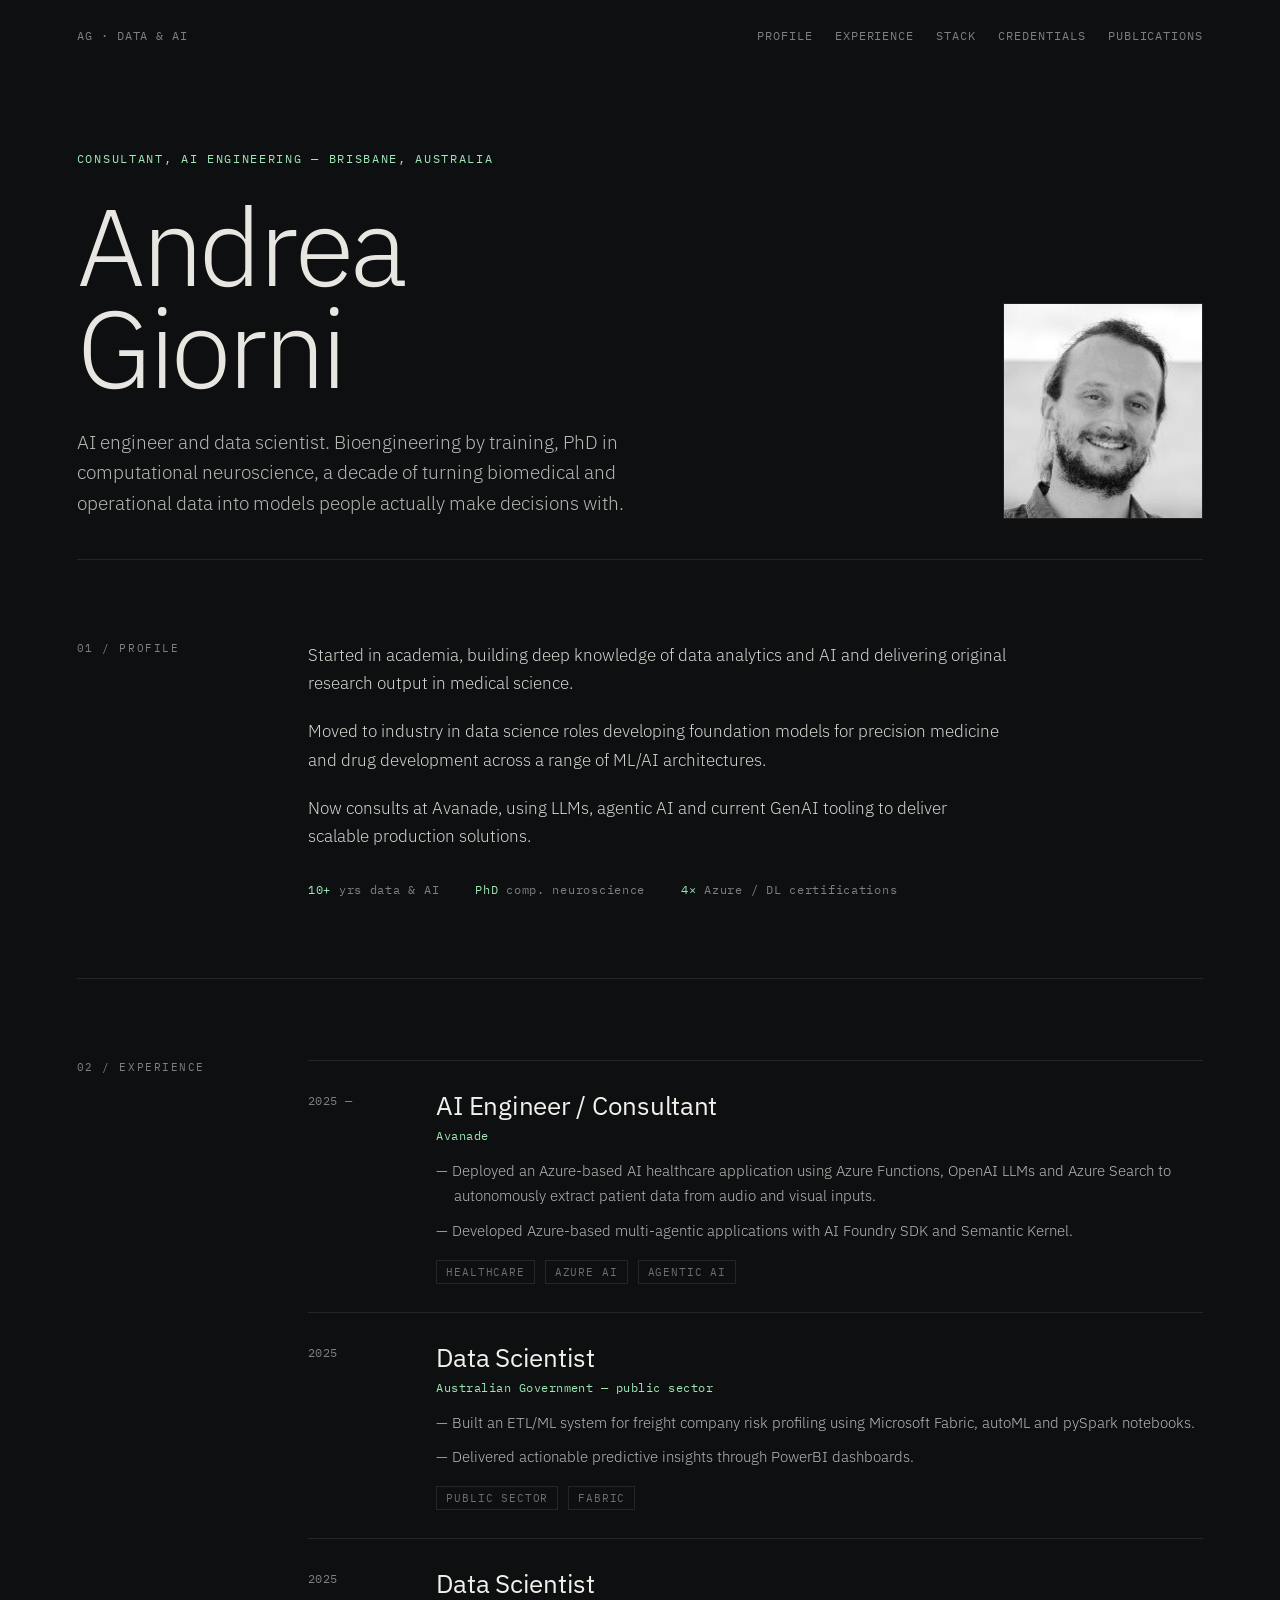
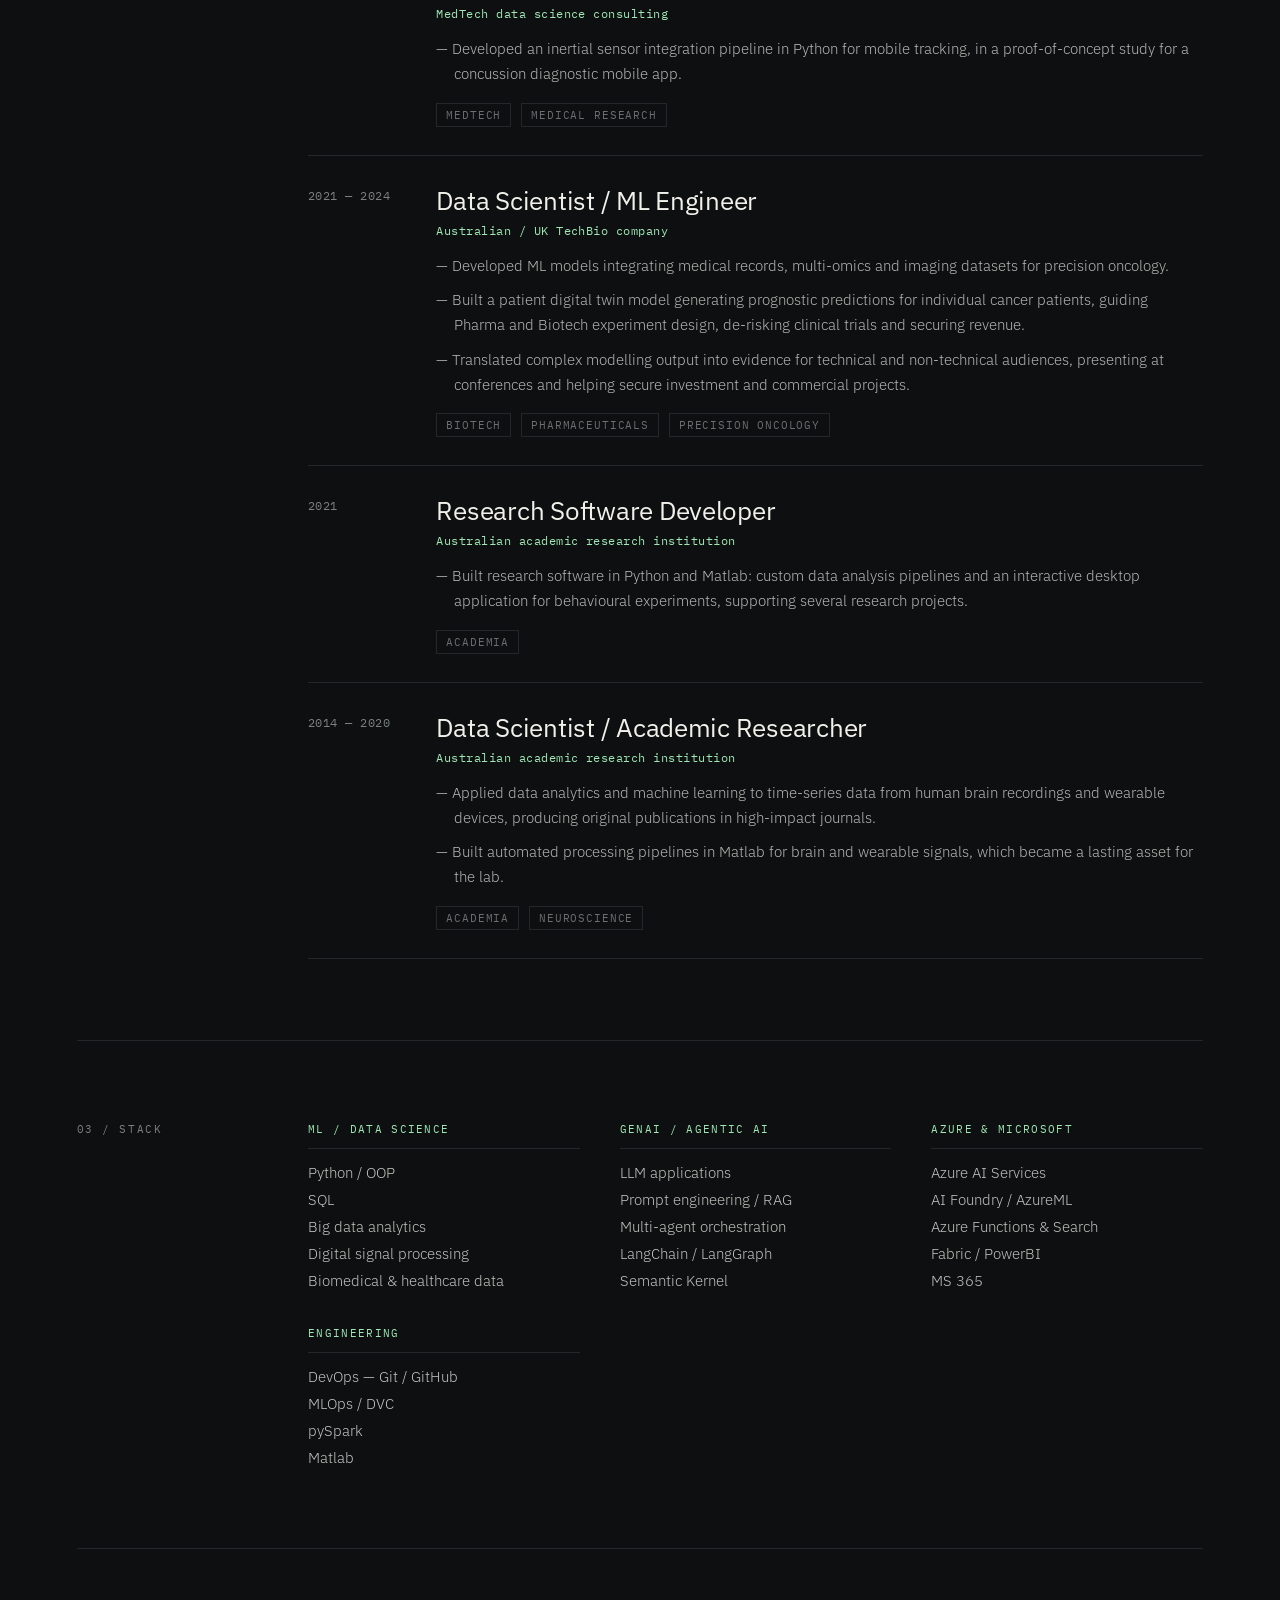
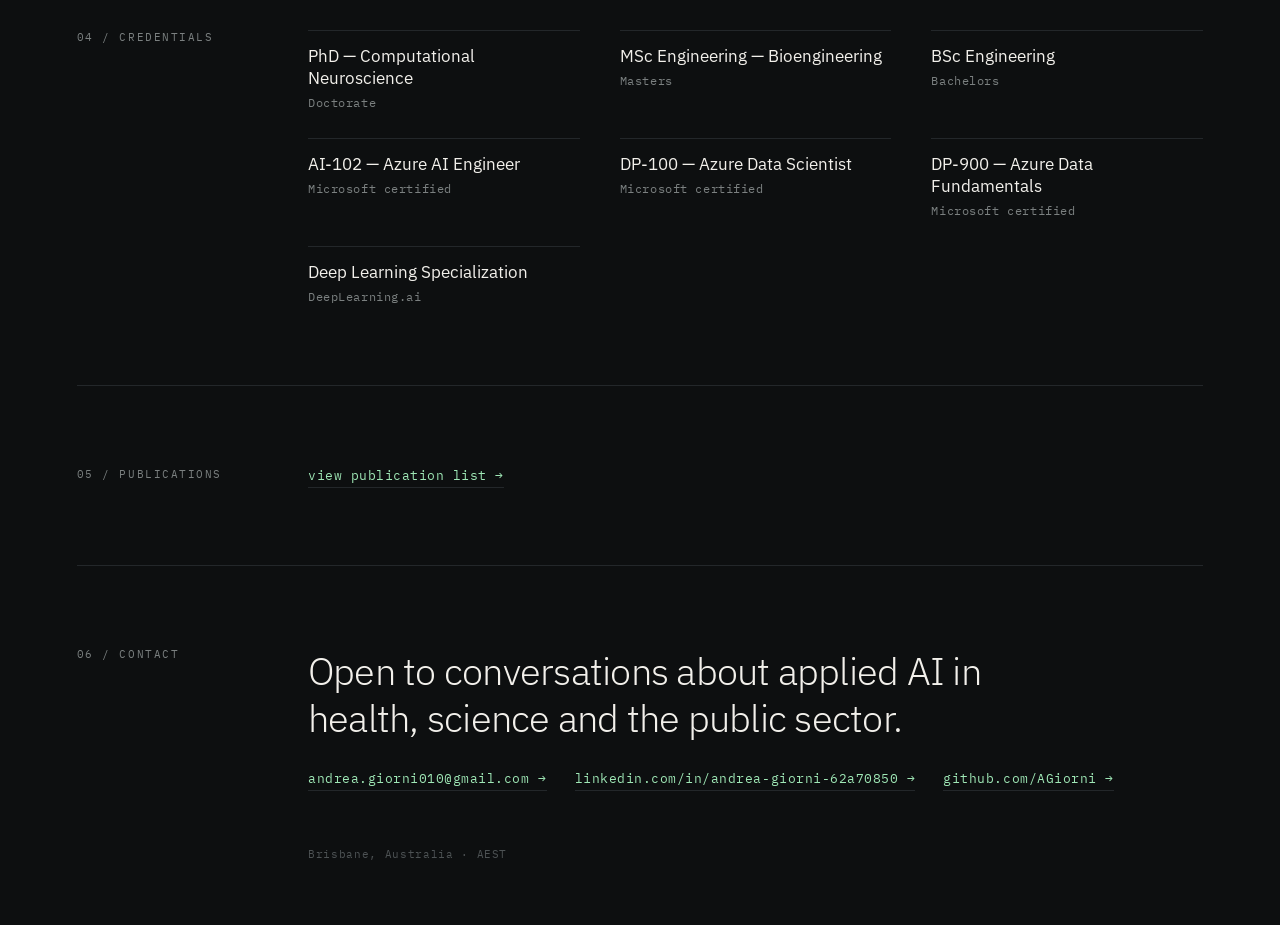
<file: index.html>
<!DOCTYPE html>
<html lang="en">
<head>
  <meta charset="utf-8">
  <meta name="viewport" content="width=device-width, initial-scale=1">
  <title>Andrea Giorni — AI Engineer &amp; Data Scientist</title>
  <link rel="preconnect" href="https://fonts.googleapis.com">
  <link rel="preconnect" href="https://fonts.gstatic.com" crossorigin>
  <link href="https://fonts.googleapis.com/css2?family=IBM+Plex+Mono:wght@400;500&family=IBM+Plex+Sans:wght@300;400;500&display=swap" rel="stylesheet">
  <link rel="stylesheet" href="styles.css">
</head>
<body>
  <div class="page">

    <header class="site-header">
      <div>AG · Data &amp; AI</div>
      <nav class="site-nav">
        <a href="#profile">Profile</a>
        <a href="#experience">Experience</a>
        <a href="#stack">Stack</a>
        <a href="#credentials">Credentials</a>
        <a href="#publications">Publications</a>
      </nav>
    </header>

    <section class="hero">
      <div class="hero-intro">
        <div class="hero-eyebrow">Consultant, AI Engineering — Brisbane, Australia</div>
        <h1>Andrea<br>Giorni</h1>
        <p>AI engineer and data scientist. Bioengineering by training, PhD in computational neuroscience, a decade of turning biomedical and operational data into models people actually make decisions with.</p>
      </div>
      <div class="hero-photo">
        <img src="images/headshot.jpg" alt="Andrea Giorni">
      </div>
    </section>

    <section id="profile" class="section">
      <div class="section-label">01 / Profile</div>
      <div class="profile-body">
        <p>Started in academia, building deep knowledge of data analytics and AI and delivering original research output in medical science.</p>
        <p>Moved to industry in data science roles developing foundation models for precision medicine and drug development across a range of ML/AI architectures.</p>
        <p>Now consults at Avanade, using LLMs, agentic AI and current GenAI tooling to deliver scalable production solutions.</p>
        <div class="profile-stats">
          <div><span>10+</span> yrs data &amp; AI</div>
          <div><span>PhD</span> comp. neuroscience</div>
          <div><span>4×</span> Azure / DL certifications</div>
        </div>
      </div>
    </section>

    <section id="experience" class="section">
      <div class="section-label">02 / Experience</div>
      <div class="experience-list">

        <article class="job">
          <div class="job-period">2025 —</div>
          <div class="job-body">
            <h3>AI Engineer / Consultant</h3>
            <div class="job-org">Avanade</div>
            <ul>
              <li>— Deployed an Azure-based AI healthcare application using Azure Functions, OpenAI LLMs and Azure Search to autonomously extract patient data from audio and visual inputs.</li>
              <li>— Developed Azure-based multi-agentic applications with AI Foundry SDK and Semantic Kernel.</li>
            </ul>
            <div class="job-tags">
              <span>Healthcare</span>
              <span>Azure AI</span>
              <span>Agentic AI</span>
            </div>
          </div>
        </article>

        <article class="job">
          <div class="job-period">2025</div>
          <div class="job-body">
            <h3>Data Scientist</h3>
            <div class="job-org">Australian Government — public sector</div>
            <ul>
              <li>— Built an ETL/ML system for freight company risk profiling using Microsoft Fabric, autoML and pySpark notebooks.</li>
              <li>— Delivered actionable predictive insights through PowerBI dashboards.</li>
            </ul>
            <div class="job-tags">
              <span>Public sector</span>
              <span>Fabric</span>
            </div>
          </div>
        </article>

        <article class="job">
          <div class="job-period">2025</div>
          <div class="job-body">
            <h3>Data Scientist</h3>
            <div class="job-org">MedTech data science consulting</div>
            <ul>
              <li>— Developed an inertial sensor integration pipeline in Python for mobile tracking, in a proof-of-concept study for a concussion diagnostic mobile app.</li>
            </ul>
            <div class="job-tags">
              <span>MedTech</span>
              <span>Medical research</span>
            </div>
          </div>
        </article>

        <article class="job">
          <div class="job-period">2021 — 2024</div>
          <div class="job-body">
            <h3>Data Scientist / ML Engineer</h3>
            <div class="job-org">Australian / UK TechBio company</div>
            <ul>
              <li>— Developed ML models integrating medical records, multi-omics and imaging datasets for precision oncology.</li>
              <li>— Built a patient digital twin model generating prognostic predictions for individual cancer patients, guiding Pharma and Biotech experiment design, de-risking clinical trials and securing revenue.</li>
              <li>— Translated complex modelling output into evidence for technical and non-technical audiences, presenting at conferences and helping secure investment and commercial projects.</li>
            </ul>
            <div class="job-tags">
              <span>Biotech</span>
              <span>Pharmaceuticals</span>
              <span>Precision oncology</span>
            </div>
          </div>
        </article>

        <article class="job">
          <div class="job-period">2021</div>
          <div class="job-body">
            <h3>Research Software Developer</h3>
            <div class="job-org">Australian academic research institution</div>
            <ul>
              <li>— Built research software in Python and Matlab: custom data analysis pipelines and an interactive desktop application for behavioural experiments, supporting several research projects.</li>
            </ul>
            <div class="job-tags">
              <span>Academia</span>
            </div>
          </div>
        </article>

        <article class="job">
          <div class="job-period">2014 — 2020</div>
          <div class="job-body">
            <h3>Data Scientist / Academic Researcher</h3>
            <div class="job-org">Australian academic research institution</div>
            <ul>
              <li>— Applied data analytics and machine learning to time-series data from human brain recordings and wearable devices, producing original publications in high-impact journals.</li>
              <li>— Built automated processing pipelines in Matlab for brain and wearable signals, which became a lasting asset for the lab.</li>
            </ul>
            <div class="job-tags">
              <span>Academia</span>
              <span>Neuroscience</span>
            </div>
          </div>
        </article>

      </div>
    </section>

    <section id="stack" class="section">
      <div class="section-label">03 / Stack</div>
      <div class="stack-grid">
        <div class="stack-group">
          <div class="stack-group-title">ML / Data Science</div>
          <ul>
            <li>Python / OOP</li>
            <li>SQL</li>
            <li>Big data analytics</li>
            <li>Digital signal processing</li>
            <li>Biomedical &amp; healthcare data</li>
          </ul>
        </div>
        <div class="stack-group">
          <div class="stack-group-title">GenAI / Agentic AI</div>
          <ul>
            <li>LLM applications</li>
            <li>Prompt engineering / RAG</li>
            <li>Multi-agent orchestration</li>
            <li>LangChain / LangGraph</li>
            <li>Semantic Kernel</li>
          </ul>
        </div>
        <div class="stack-group">
          <div class="stack-group-title">Azure &amp; Microsoft</div>
          <ul>
            <li>Azure AI Services</li>
            <li>AI Foundry / AzureML</li>
            <li>Azure Functions &amp; Search</li>
            <li>Fabric / PowerBI</li>
            <li>MS 365</li>
          </ul>
        </div>
        <div class="stack-group">
          <div class="stack-group-title">Engineering</div>
          <ul>
            <li>DevOps — Git / GitHub</li>
            <li>MLOps / DVC</li>
            <li>pySpark</li>
            <li>Matlab</li>
          </ul>
        </div>
      </div>
    </section>

    <section id="credentials" class="section">
      <div class="section-label">04 / Credentials</div>
      <div class="credentials-grid">
        <div class="credential">
          <div class="credential-title">PhD — Computational Neuroscience</div>
          <div class="credential-kind">Doctorate</div>
        </div>
        <div class="credential">
          <div class="credential-title">MSc Engineering — Bioengineering</div>
          <div class="credential-kind">Masters</div>
        </div>
        <div class="credential">
          <div class="credential-title">BSc Engineering</div>
          <div class="credential-kind">Bachelors</div>
        </div>
        <div class="credential">
          <div class="credential-title">AI-102 — Azure AI Engineer</div>
          <div class="credential-kind">Microsoft certified</div>
        </div>
        <div class="credential">
          <div class="credential-title">DP-100 — Azure Data Scientist</div>
          <div class="credential-kind">Microsoft certified</div>
        </div>
        <div class="credential">
          <div class="credential-title">DP-900 — Azure Data Fundamentals</div>
          <div class="credential-kind">Microsoft certified</div>
        </div>
        <div class="credential">
          <div class="credential-title">Deep Learning Specialization</div>
          <div class="credential-kind">DeepLearning.ai</div>
        </div>
      </div>
    </section>

    <section id="publications" class="section">
      <div class="section-label">05 / Publications</div>
      <div class="publications-body">
        <a href="publications.html">view publication list →</a>
      </div>
    </section>

    <footer class="site-footer">
      <div class="section-label">06 / Contact</div>
      <div>
        <p class="footer-lead">Open to conversations about applied AI in health, science and the public sector.</p>
        <div class="footer-links">
          <a href="mailto:andrea.giorni010@gmail.com">andrea.giorni010@gmail.com →</a>
          <a href="https://www.linkedin.com/in/andrea-giorni-62a70850">linkedin.com/in/andrea-giorni-62a70850 →</a>
          <a href="https://github.com/AGiorni">github.com/AGiorni →</a>
        </div>
        <div class="footer-location">Brisbane, Australia · AEST</div>
      </div>
    </footer>

  </div>
</body>
</html>
</file>
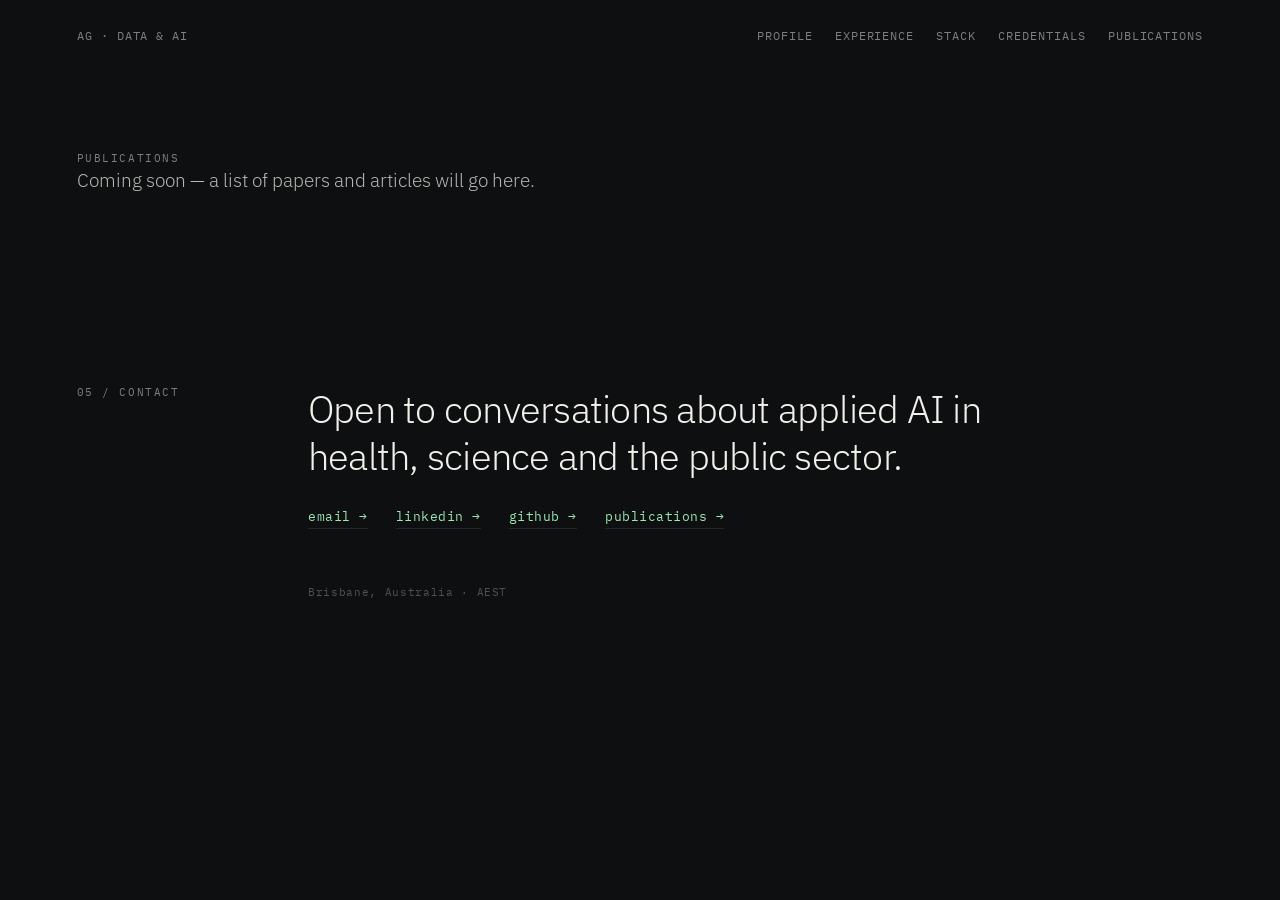
<file: publications.html>
<!DOCTYPE html>
<html lang="en">
<head>
  <meta charset="utf-8">
  <meta name="viewport" content="width=device-width, initial-scale=1">
  <title>Publications — Andrea Giorni</title>
  <link rel="preconnect" href="https://fonts.googleapis.com">
  <link rel="preconnect" href="https://fonts.gstatic.com" crossorigin>
  <link href="https://fonts.googleapis.com/css2?family=IBM+Plex+Mono:wght@400;500&family=IBM+Plex+Sans:wght@300;400;500&display=swap" rel="stylesheet">
  <link rel="stylesheet" href="styles.css">
</head>
<body>
  <div class="page">

    <header class="site-header">
      <div>AG · Data &amp; AI</div>
      <nav class="site-nav">
        <a href="index.html#profile">Profile</a>
        <a href="index.html#experience">Experience</a>
        <a href="index.html#stack">Stack</a>
        <a href="index.html#credentials">Credentials</a>
        <a href="publications.html">Publications</a>
      </nav>
    </header>

    <section class="placeholder-section">
      <div class="section-label">Publications</div>
      <p>Coming soon — a list of papers and articles will go here.</p>
    </section>

    <footer class="site-footer">
      <div class="section-label">05 / Contact</div>
      <div>
        <p class="footer-lead">Open to conversations about applied AI in health, science and the public sector.</p>
        <div class="footer-links">
          <a href="mailto:hello@example.com">email →</a>
          <a href="#">linkedin →</a>
          <a href="#">github →</a>
          <a href="publications.html">publications →</a>
        </div>
        <div class="footer-location">Brisbane, Australia · AEST</div>
      </div>
    </footer>

  </div>
</body>
</html>
</file>
<file: styles.css>
/* ==========================================================================
   Andrea Giorni — site styles
   Dark theme, IBM Plex Mono (labels/meta) + IBM Plex Sans (body) typefaces.
   ========================================================================== */

* {
  margin: 0;
  padding: 0;
  box-sizing: border-box;
}

html {
  scroll-behavior: smooth;
}

body {
  background: #0d0f10;
  color: #e8e6e1;
  font-family: 'IBM Plex Sans', Helvetica, sans-serif;
  -webkit-font-smoothing: antialiased;
}

a {
  color: #9fe8b6;
  text-decoration: none;
}

a:hover {
  color: #ffffff;
}

::selection {
  background: #9fe8b6;
  color: #0d0f10;
}

.page {
  background: #0d0f10;
  color: #e8e6e1;
  min-height: 100vh;
  padding: 0 clamp(20px, 6vw, 120px);
}

/* ---- header / nav ---- */

.site-header {
  display: flex;
  justify-content: space-between;
  align-items: baseline;
  gap: 24px;
  padding: 28px 0 0;
  font-family: 'IBM Plex Mono', monospace;
  font-size: 12px;
  letter-spacing: 0.08em;
  color: #7b8080;
  text-transform: uppercase;
  flex-wrap: wrap;
}

.site-nav {
  display: flex;
  gap: 22px;
  flex-wrap: wrap;
}

.site-nav a {
  color: #7b8080;
}

.site-nav a:hover {
  color: #9fe8b6;
}

/* ---- hero ---- */

.hero {
  display: grid;
  grid-template-columns: minmax(0, 1fr) auto;
  gap: clamp(24px, 5vw, 72px);
  align-items: end;
  padding: clamp(56px, 12vh, 140px) 0 40px;
  border-bottom: 1px solid #23272a;
}

.hero-intro {
  min-width: 0;
}

.hero-eyebrow {
  font-family: 'IBM Plex Mono', monospace;
  font-size: 12px;
  letter-spacing: 0.14em;
  color: #9fe8b6;
  text-transform: uppercase;
  margin-bottom: 28px;
}

.hero-intro h1 {
  font-size: clamp(44px, 8.5vw, 110px);
  line-height: 0.94;
  font-weight: 300;
  letter-spacing: -0.03em;
  margin: 0 0 28px;
}

.hero-intro p {
  font-size: clamp(16px, 1.5vw, 20px);
  line-height: 1.6;
  font-weight: 300;
  color: #b6b8b4;
  max-width: 52ch;
  margin: 0;
  text-wrap: pretty;
}

.hero-photo {
  width: clamp(120px, 16vw, 200px);
  aspect-ratio: 1 / 1.08;
  overflow: hidden;
  border: 1px solid #23272a;
  filter: grayscale(1) contrast(1.05);
  transition: filter 0.5s ease;
}

.hero-photo:hover {
  filter: grayscale(0) contrast(1);
}

.hero-photo img {
  width: 100%;
  height: 100%;
  object-fit: cover;
  display: block;
}

/* ---- content sections ---- */

.section {
  display: grid;
  grid-template-columns: minmax(0, 180px) minmax(0, 1fr);
  gap: clamp(20px, 4vw, 64px);
  padding: clamp(48px, 9vh, 96px) 0;
  border-bottom: 1px solid #23272a;
}

.section-label {
  font-family: 'IBM Plex Mono', monospace;
  font-size: 11px;
  letter-spacing: 0.14em;
  color: #7b8080;
  text-transform: uppercase;
}

/* ---- profile ---- */

.profile-body {
  display: flex;
  flex-direction: column;
  gap: 20px;
  max-width: 70ch;
}

.profile-body p {
  margin: 0;
  font-size: clamp(15px, 1.3vw, 18px);
  line-height: 1.7;
  font-weight: 300;
  color: #d5d4cf;
  text-wrap: pretty;
}

.profile-stats {
  display: flex;
  gap: 36px;
  flex-wrap: wrap;
  margin-top: 12px;
  font-family: 'IBM Plex Mono', monospace;
  font-size: 12px;
  color: #7b8080;
  letter-spacing: 0.06em;
}

.profile-stats span {
  color: #9fe8b6;
}

/* ---- experience ---- */

.experience-list {
  display: flex;
  flex-direction: column;
  min-width: 0;
}

.job {
  display: grid;
  grid-template-columns: minmax(0, 90px) minmax(0, 1fr);
  gap: clamp(16px, 3vw, 40px);
  padding: 28px 0;
  border-top: 1px solid #23272a;
  transition: background 0.2s ease;
}

.job:hover {
  background: #131617;
}

.experience-list .job:last-child {
  border-bottom: 1px solid #23272a;
}

.job-period {
  font-family: 'IBM Plex Mono', monospace;
  font-size: 12px;
  color: #7b8080;
  letter-spacing: 0.04em;
  padding-top: 4px;
}

.job-body {
  min-width: 0;
}

.job-body h3 {
  margin: 0 0 6px;
  font-size: clamp(19px, 2vw, 26px);
  font-weight: 400;
  letter-spacing: -0.01em;
  color: #f2f0eb;
}

.job-org {
  font-family: 'IBM Plex Mono', monospace;
  font-size: 12px;
  color: #9fe8b6;
  letter-spacing: 0.04em;
  margin-bottom: 16px;
}

.job-body ul {
  margin: 0;
  padding: 0 0 0 18px;
  display: flex;
  flex-direction: column;
  gap: 10px;
  list-style: none;
}

.job-body li {
  font-size: 15px;
  line-height: 1.65;
  font-weight: 300;
  color: #b6b8b4;
  text-indent: -18px;
  text-wrap: pretty;
}

.job-tags {
  display: flex;
  gap: 10px;
  flex-wrap: wrap;
  margin-top: 16px;
  font-family: 'IBM Plex Mono', monospace;
  font-size: 10.5px;
  letter-spacing: 0.08em;
  text-transform: uppercase;
  color: #6a6f71;
}

.job-tags span {
  border: 1px solid #23272a;
  padding: 4px 9px;
}

/* ---- stack ---- */

.stack-grid {
  display: grid;
  grid-template-columns: repeat(auto-fit, minmax(210px, 1fr));
  gap: 36px 40px;
}

.stack-group-title {
  font-family: 'IBM Plex Mono', monospace;
  font-size: 11px;
  letter-spacing: 0.12em;
  text-transform: uppercase;
  color: #9fe8b6;
  padding-bottom: 12px;
  border-bottom: 1px solid #23272a;
  margin-bottom: 14px;
}

.stack-group ul {
  margin: 0;
  padding: 0;
  list-style: none;
  display: flex;
  flex-direction: column;
  gap: 8px;
}

.stack-group li {
  font-size: 15px;
  font-weight: 300;
  color: #c3c4c0;
  transition: color 0.18s ease;
}

.stack-group li:hover {
  color: #ffffff;
}

/* ---- credentials ---- */

.credentials-grid {
  display: grid;
  grid-template-columns: repeat(auto-fit, minmax(240px, 1fr));
  gap: 28px 40px;
}

.credential {
  border-top: 1px solid #23272a;
  padding-top: 14px;
  transition: border-color 0.2s ease;
}

.credential:hover {
  border-color: #9fe8b6;
}

.credential-title {
  font-size: 17px;
  font-weight: 400;
  color: #f2f0eb;
  margin-bottom: 6px;
}

.credential-kind {
  font-family: 'IBM Plex Mono', monospace;
  font-size: 11.5px;
  color: #7b8080;
  letter-spacing: 0.05em;
}

/* ---- publications ---- */

.publications-body {
  font-family: 'IBM Plex Mono', monospace;
  font-size: 13px;
  letter-spacing: 0.04em;
}

.publications-body a {
  border-bottom: 1px solid #23272a;
  padding-bottom: 3px;
}

/* ---- footer / contact ---- */

.site-footer {
  display: grid;
  grid-template-columns: minmax(0, 180px) minmax(0, 1fr);
  gap: clamp(20px, 4vw, 64px);
  padding: clamp(48px, 9vh, 96px) 0 64px;
}

.footer-lead {
  margin: 0 0 28px;
  font-size: clamp(20px, 3vw, 38px);
  line-height: 1.25;
  font-weight: 300;
  letter-spacing: -0.02em;
  max-width: 34ch;
  color: #f2f0eb;
  text-wrap: pretty;
}

.footer-links {
  display: flex;
  gap: 28px;
  flex-wrap: wrap;
  font-family: 'IBM Plex Mono', monospace;
  font-size: 13px;
  letter-spacing: 0.04em;
}

.footer-links a {
  border-bottom: 1px solid #23272a;
  padding-bottom: 3px;
}

.footer-location {
  margin-top: 56px;
  font-family: 'IBM Plex Mono', monospace;
  font-size: 11px;
  color: #4d5254;
  letter-spacing: 0.06em;
}

/* ---- simple placeholder page (e.g. Publications) ---- */

.placeholder-section {
  padding: clamp(56px, 12vh, 140px) 0;
}

.placeholder-section p {
  font-size: clamp(16px, 1.5vw, 20px);
  line-height: 1.6;
  font-weight: 300;
  color: #b6b8b4;
  max-width: 52ch;
}
</file>
